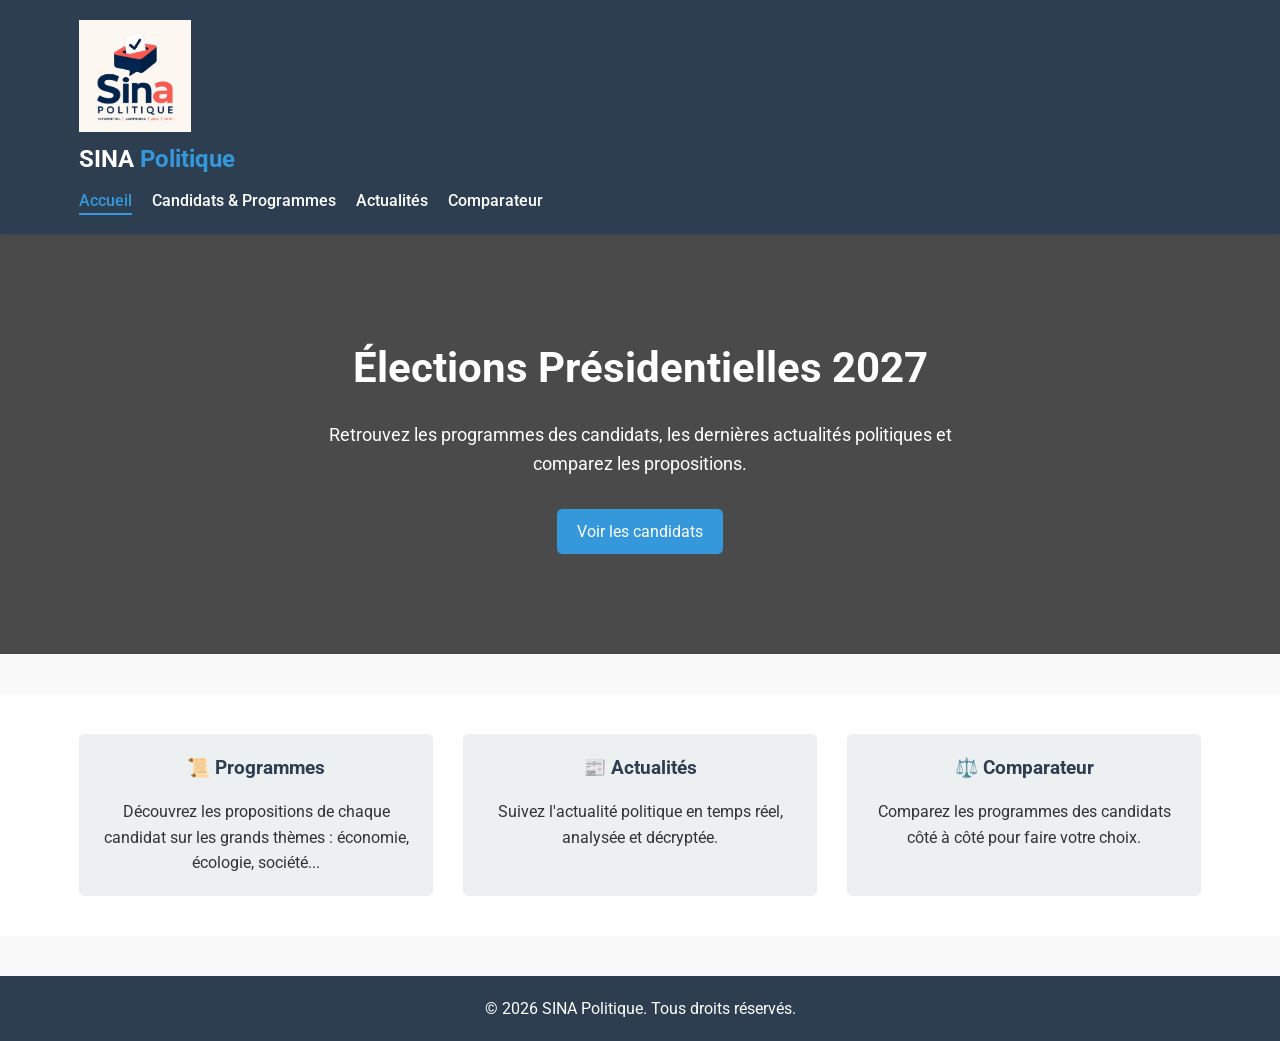
<file: index.html>
<!DOCTYPE html>
<html lang="fr">
<head>
    <meta charset="UTF-8">
    <meta name="viewport" content="width=device-width, initial-scale=1.0">
    <title>SINA Politique</title>
    <link rel="stylesheet" href="styles/style.css">
    <link rel="preconnect" href="https://fonts.googleapis.com">
    <link rel="preconnect" href="https://fonts.gstatic.com" crossorigin>
    <link href="https://fonts.googleapis.com/css2?family=Roboto:wght@300;400;700&display=swap" rel="stylesheet">
</head>
<body>
    <header>
        <div class="container">
            <img src="images/logo-v2.png" alt="logo">
            <h1>SINA <span>Politique</span></h1>
            <nav>
                <ul>
                    <li><a href="index.html" class="active">Accueil</a></li>
                    <li><a href="candidats.html">Candidats & Programmes</a></li>
                    <li><a href="actualites.html">Actualités</a></li>
                    <li><a href="comparateur.html">Comparateur</a></li>
                </ul>
            </nav>
        </div>
    </header>

    <main>
        <section class="hero">
            <div class="container">
                <h2>Élections Présidentielles 2027</h2>
                <p>Retrouvez les programmes des candidats, les dernières actualités politiques et comparez les propositions.</p>
                <a href="candidats.html" class="btn">Voir les candidats</a>
            </div>
        </section>

        <section class="features">
            <div class="container">
                <div class="feature">
                    <h3>📜 Programmes</h3>
                    <p>Découvrez les propositions de chaque candidat sur les grands thèmes : économie, écologie, société...</p>
                </div>
                <div class="feature">
                    <h3>📰 Actualités</h3>
                    <p>Suivez l'actualité politique en temps réel, analysée et décryptée.</p>
                </div>
                <div class="feature">
                    <h3>⚖️ Comparateur</h3>
                    <p>Comparez les programmes des candidats côté à côté pour faire votre choix.</p>
                </div>
            </div>
        </section>
    </main>

    <footer>
        <div class="container">
            <p>&copy; 2026 SINA Politique. Tous droits réservés.</p>
        </div>
    </footer>
</body>
</html>
</file>
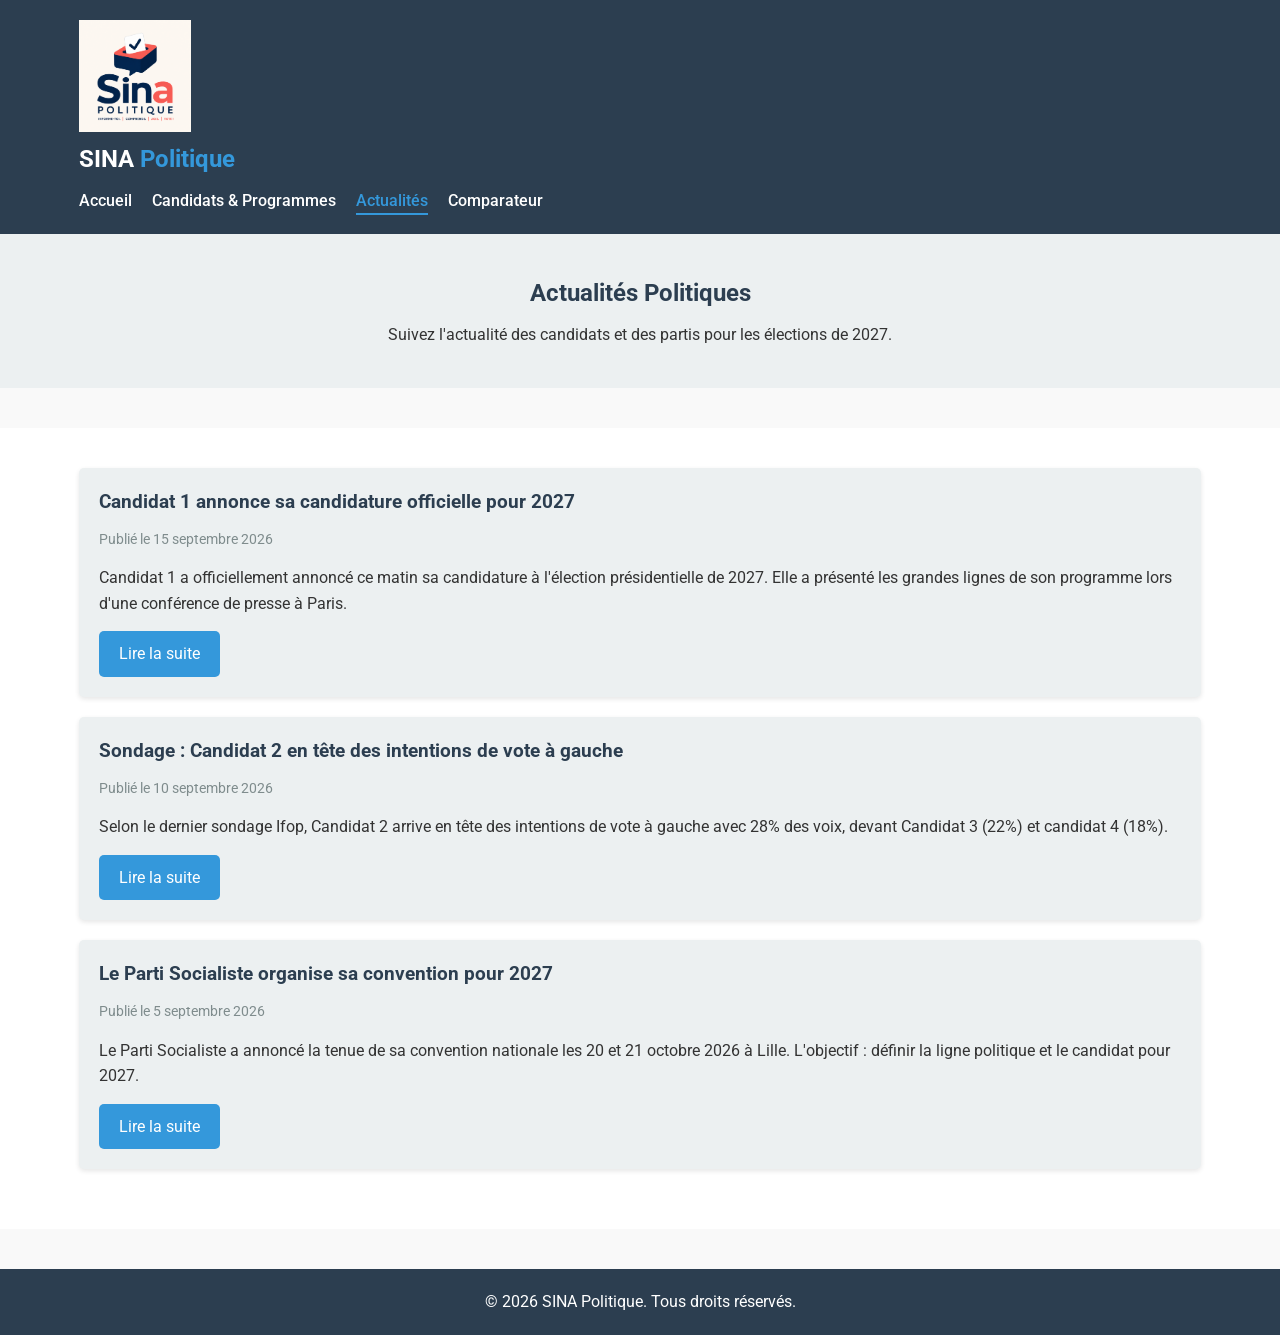
<file: actualites.html>
<!DOCTYPE html>
<html lang="fr">
<head>
    <meta charset="UTF-8">
    <meta name="viewport" content="width=device-width, initial-scale=1.0">
    <title>Actualités - SINA Politique</title>
    <link rel="stylesheet" href="styles/style.css">
    <link rel="preconnect" href="https://fonts.googleapis.com">
    <link rel="preconnect" href="https://fonts.gstatic.com" crossorigin>
    <link href="https://fonts.googleapis.com/css2?family=Roboto:wght@300;400;700&display=swap" rel="stylesheet">
</head>
<body>
    <header>
        <div class="container">
            <img src="images/logo-v2.png" alt="logo">
            <h1>SINA <span>Politique</span></h1>
            <nav>
                <ul>
                    <li><a href="index.html">Accueil</a></li>
                    <li><a href="candidats.html">Candidats & Programmes</a></li>
                    <li><a href="actualites.html" class="active">Actualités</a></li>
                    <li><a href="comparateur.html">Comparateur</a></li>
                </ul>
            </nav>
        </div>
    </header>

    <main>
        <section class="page-title">
            <div class="container">
                <h2>Actualités Politiques</h2>
                <p>Suivez l'actualité des candidats et des partis pour les élections de 2027.</p>
            </div>
        </section>

        <section class="actualites-list">
            <div class="container">
                <article class="actualite-card">
                    <h3>Candidat 1 annonce sa candidature officielle pour 2027</h3>
                    <p class="date">Publié le 15 septembre 2026</p>
                    <p>Candidat 1 a officiellement annoncé ce matin sa candidature à l'élection présidentielle de 2027. Elle a présenté les grandes lignes de son programme lors d'une conférence de presse à Paris.</p>
                    <a href="#" class="btn">Lire la suite</a>
                </article>

                <article class="actualite-card">
                    <h3>Sondage : Candidat 2 en tête des intentions de vote à gauche</h3>
                    <p class="date">Publié le 10 septembre 2026</p>
                    <p>Selon le dernier sondage Ifop, Candidat 2 arrive en tête des intentions de vote à gauche avec 28% des voix, devant Candidat 3 (22%) et candidat 4 (18%).</p>
                    <a href="#" class="btn">Lire la suite</a>
                </article>

                <article class="actualite-card">
                    <h3>Le Parti Socialiste organise sa convention pour 2027</h3>
                    <p class="date">Publié le 5 septembre 2026</p>
                    <p>Le Parti Socialiste a annoncé la tenue de sa convention nationale les 20 et 21 octobre 2026 à Lille. L'objectif : définir la ligne politique et le candidat pour 2027.</p>
                    <a href="#" class="btn">Lire la suite</a>
                </article>
            </div>
        </section>
    </main>

    <footer>
        <div class="container">
            <p>&copy; 2026 SINA Politique. Tous droits réservés.</p>
        </div>
    </footer>
</body>
</html>
</file>
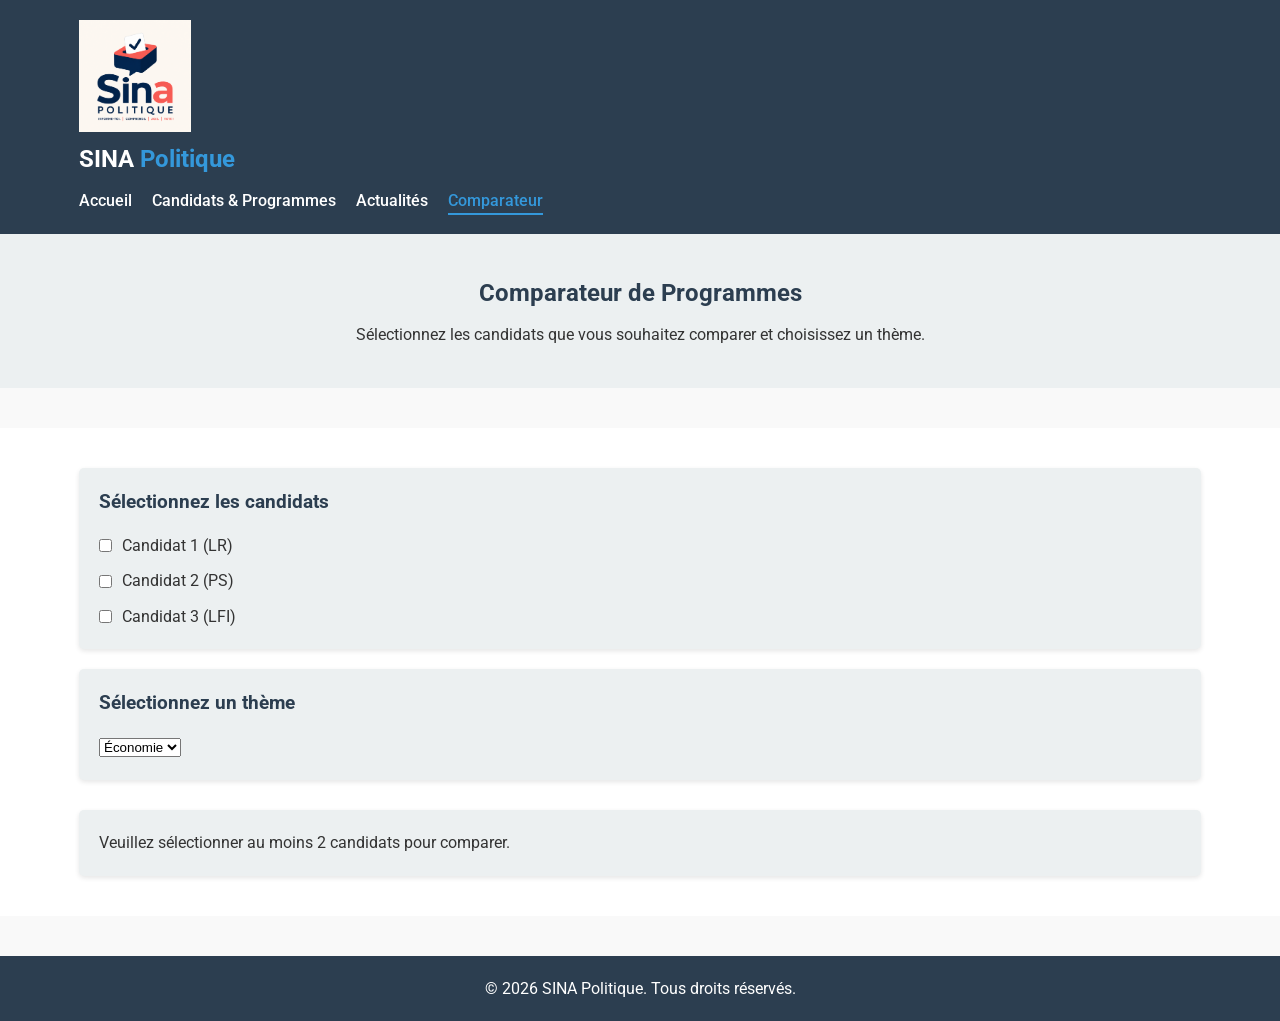
<file: comparateur.html>
<!DOCTYPE html>
<html lang="fr">
<head>
    <meta charset="UTF-8">
    <meta name="viewport" content="width=device-width, initial-scale=1.0">
    <title>Comparateur de Programmes - SINA Politique</title>
    <link rel="stylesheet" href="styles/style.css">
    <link rel="preconnect" href="https://fonts.googleapis.com">
    <link rel="preconnect" href="https://fonts.gstatic.com" crossorigin>
    <link href="https://fonts.googleapis.com/css2?family=Roboto:wght@300;400;700&display=swap" rel="stylesheet">
</head>
<body>
    <header>
        <div class="container">
            <img src="images/logo-v2.png" alt="logo">
            <h1>SINA <span>Politique</span></h1>
            <nav>
                <ul>
                    <li><a href="index.html">Accueil</a></li>
                    <li><a href="candidats.html">Candidats & Programmes</a></li>
                    <li><a href="actualites.html">Actualités</a></li>
                    <li><a href="comparateur.html" class="active">Comparateur</a></li>
                </ul>
            </nav>
        </div>
    </header>

    <main>
        <section class="page-title">
            <div class="container">
                <h2>Comparateur de Programmes</h2>
                <p>Sélectionnez les candidats que vous souhaitez comparer et choisissez un thème.</p>
            </div>
        </section>

        <section class="comparateur">
            <div class="container">
                <div class="selection">
                    <h3>Sélectionnez les candidats</h3>
                    <div class="candidats-checkbox">
                        <label>
                            <input type="checkbox" name="candidat" value="pecresse" onchange="updateComparaison()">
                            Candidat 1 (LR)
                        </label>
                        <label>
                            <input type="checkbox" name="candidat" value="faure" onchange="updateComparaison()">
                            Candidat 2 (PS)
                        </label>
                        <label>
                            <input type="checkbox" name="candidat" value="melenchon" onchange="updateComparaison()">
                            Candidat 3 (LFI)
                        </label>
                    </div>
                </div>

                <div class="selection">
                    <h3>Sélectionnez un thème</h3>
                    <select id="theme-select" onchange="updateComparaison()">
                        <option value="economie">Économie</option>
                        <option value="ecologie">Écologie</option>
                        <option value="societe">Société</option>
                    </select>
                </div>

                <div id="resultat-comparaison" class="resultat-comparaison">
                    <!-- Le résultat s'affichera ici -->
                </div>
            </div>
        </section>
    </main>

    <footer>
        <div class="container">
            <p>&copy; 2026 SINA Politique. Tous droits réservés.</p>
        </div>
    </footer>

    <script src="scripts/script.js"></script>
</body>
</html>
</file>
<file: styles/style.css>
/* Reset et variables */
:root {
    --primary-color: #2c3e50;
    --secondary-color: #3498db;
    --accent-color: #e74c3c;
    --light-color: #ecf0f1;
    --dark-color: #2c3e50;
    --text-color: #333;
    --text-light: #7f8c8d;
    --font-main: 'Roboto', sans-serif;
}

* {
    margin: 0;
    padding: 0;
    box-sizing: border-box;
}

body {
    font-family: var(--font-main);
    color: var(--text-color);
    line-height: 1.6;
    background-color: #f9f9f9;
}

.container {
    width: 90%;
    max-width: 1200px;
    margin: 0 auto;
    padding: 0 15px;
}

a {
    text-decoration: none;
    color: var(--secondary-color);
}

ul {
    list-style: none;
}

.btn {
    display: inline-block;
    background: var(--secondary-color);
    color: #fff;
    padding: 10px 20px;
    border: none;
    border-radius: 5px;
    cursor: pointer;
    transition: background 0.3s;
}

.btn:hover {
    background: #2980b9;
}

/* Header */
header {
    background: var(--primary-color);
    color: #fff;
    padding: 20px 0;
    box-shadow: 0 2px 5px rgba(0,0,0,0.1);
}

header h1 {
    font-size: 24px;
    margin-bottom: 10px;
}

header h1 span {
    color: var(--secondary-color);
}

nav ul {
    display: flex;
    gap: 20px;
}

nav a {
    color: #fff;
    font-weight: 500;
    padding: 5px 0;
    position: relative;
}

nav a.active {
    color: var(--secondary-color);
}

nav a.active::after {
    content: '';
    position: absolute;
    bottom: 0;
    left: 0;
    width: 100%;
    height: 2px;
    background: var(--secondary-color);
}

/* Hero */
.hero {
    background: linear-gradient(rgba(0,0,0,0.7), rgba(0,0,0,0.7)), url('https://images.unsplash.com/photo-1521737711867-e3b97375f902?ixlib=rb-4.0.3&ixid=M3wxMjA3fDB8MHxwaG90by1wYWdlfHx8fGVufDB8fHx8fA%3D%3D&auto=format&fit=crop&w=1470&q=80');
    background-size: cover;
    background-position: center;
    color: #fff;
    text-align: center;
    padding: 100px 0;
    margin-bottom: 40px;
}

.hero h2 {
    font-size: 42px;
    margin-bottom: 20px;
}

.hero p {
    font-size: 18px;
    margin-bottom: 30px;
    max-width: 700px;
    margin-left: auto;
    margin-right: auto;
}

/* Features */
.features {
    padding: 40px 0;
    background: #fff;
}

.features .container {
    display: flex;
    flex-wrap: wrap;
    gap: 30px;
    justify-content: space-between;
}

.feature {
    flex: 1;
    min-width: 300px;
    padding: 20px;
    background: var(--light-color);
    border-radius: 5px;
    text-align: center;
}

.feature h3 {
    margin-bottom: 15px;
    color: var(--primary-color);
}

/* Candidats List */
.candidats-list {
    padding: 40px 0;
    background: #fff;
}

.candidat-card {
    background: var(--light-color);
    border-radius: 5px;
    padding: 20px;
    margin-bottom: 20px;
    box-shadow: 0 2px 5px rgba(0,0,0,0.1);
}

.candidat-header {
    display: flex;
    align-items: center;
    gap: 20px;
    margin-bottom: 20px;
}

.logo-parti {
    width: 60px;
    height: 60px;
    object-fit: contain;
    border-radius: 50%;
    background: #fff;
    padding: 5px;
}

.candidat-info h3 {
    margin-bottom: 5px;
}

.candidat-info .parti {
    color: var(--text-light);
    font-style: italic;
}

.candidat-programme h4 {
    margin-bottom: 10px;
    color: var(--primary-color);
}

.candidat-programme ul {
    margin-bottom: 15px;
    padding-left: 20px;
}

.candidat-programme li {
    margin-bottom: 8px;
}

/* Actualités List */
.actualites-list {
    padding: 40px 0;
    background: #fff;
}

.actualite-card {
    background: var(--light-color);
    border-radius: 5px;
    padding: 20px;
    margin-bottom: 20px;
    box-shadow: 0 2px 5px rgba(0,0,0,0.1);
}

.actualite-card h3 {
    margin-bottom: 10px;
    color: var(--primary-color);
}

.actualite-card .date {
    color: var(--text-light);
    font-size: 14px;
    margin-bottom: 15px;
}

.actualite-card p {
    margin-bottom: 15px;
}

/* Comparateur */
.comparateur {
    padding: 40px 0;
    background: #fff;
}

.selection {
    background: var(--light-color);
    padding: 20px;
    border-radius: 5px;
    margin-bottom: 20px;
    box-shadow: 0 2px 5px rgba(0,0,0,0.1);
}

.selection h3 {
    margin-bottom: 15px;
    color: var(--primary-color);
}

.candidats-checkbox {
    display: flex;
    flex-direction: column;
    gap: 10px;
}

.candidats-checkbox label {
    display: flex;
    align-items: center;
    gap: 10px;
    cursor: pointer;
}

.resultat-comparaison {
    margin-top: 30px;
    background: var(--light-color);
    padding: 20px;
    border-radius: 5px;
    box-shadow: 0 2px 5px rgba(0,0,0,0.1);
}

/* Page Title */
.page-title {
    padding: 40px 0;
    text-align: center;
    background: var(--light-color);
    margin-bottom: 40px;
}

.page-title h2 {
    margin-bottom: 10px;
    color: var(--primary-color);
}

/* Footer */
footer {
    background: var(--primary-color);
    color: #fff;
    text-align: center;
    padding: 20px 0;
    margin-top: 40px;
}

/* Responsive */
@media (max-width: 768px) {
    .features .container {
        flex-direction: column;
    }

    .hero h2 {
        font-size: 32px;
    }

    .hero p {
        font-size: 16px;
    }

    nav ul {
        flex-wrap: wrap;
        gap: 10px;
    }
}

img {
    width: 10%;
    height: 10%
}
</file>
